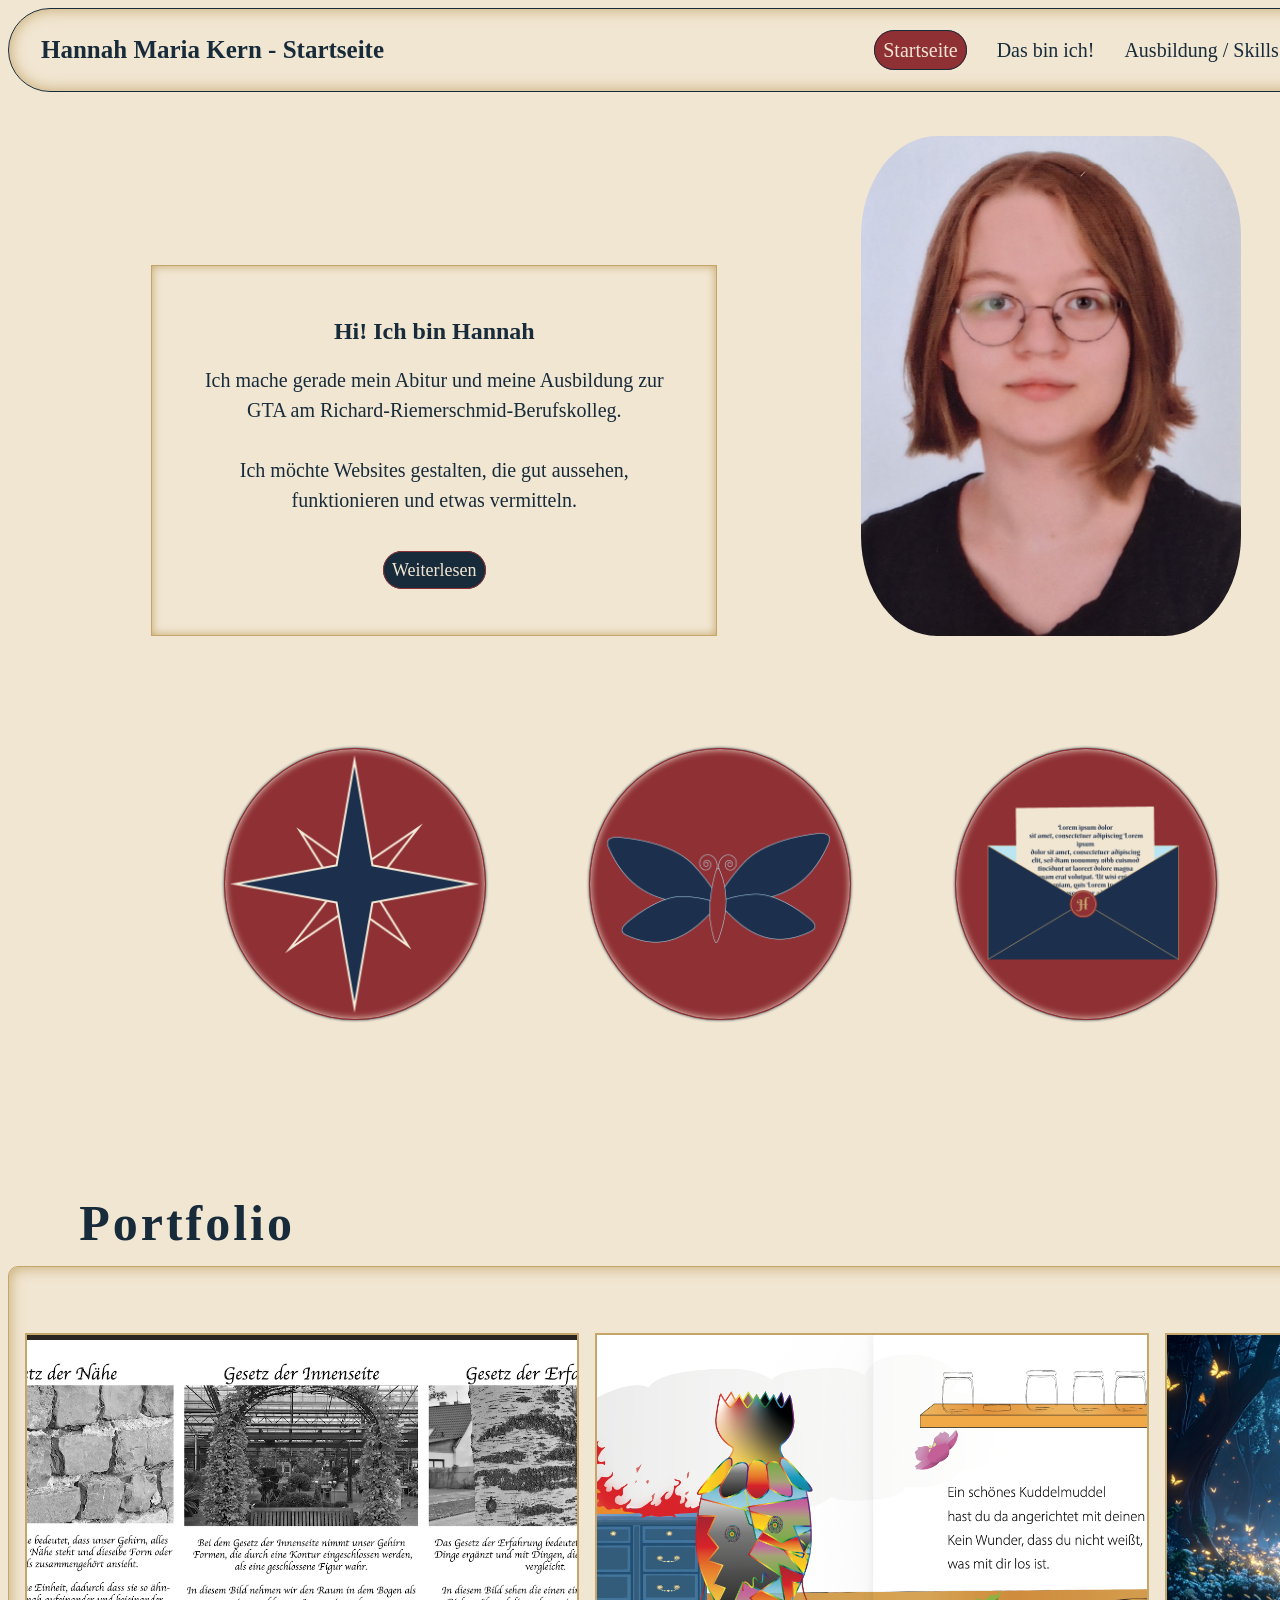
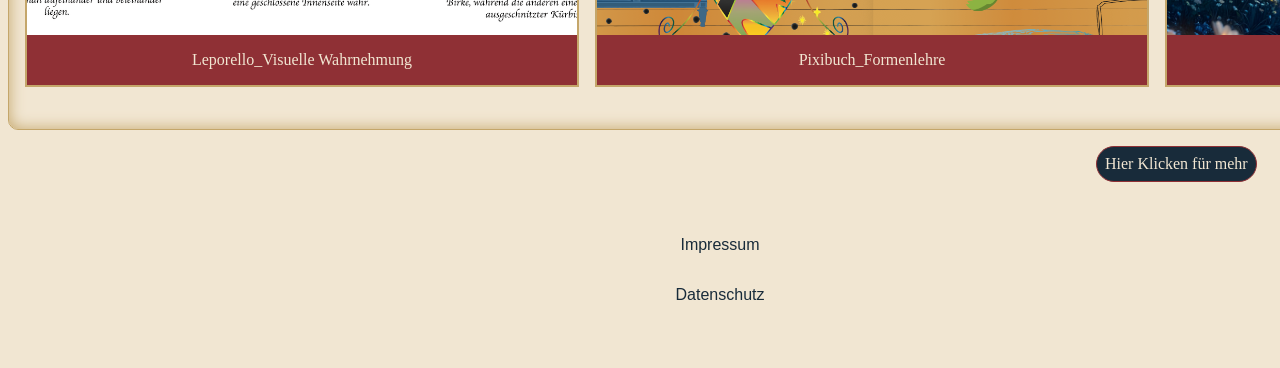
<file: index.html>
<!DOCTYPE html>
<html lang="de">

<head>
    <meta charset="utf-8">
    <meta name="viewport" content="width=device-width, initial-scale=1.0">
    <title>Hannah Kern - Portfolio</title>
    <link href="style.css" rel="stylesheet">
</head>

<body>
    <nav>
        <h1>Hannah Maria Kern - Startseite</h1>
        <ul>
            <li aria-current="page"><a href="index.html">Startseite</a></li>
            <li><a href="ich.html">Das bin ich!</a></li>
            <li><a href="ausbildung.html">Ausbildung / Skills</a></li>
            <li><a href="portfolio.html">Meine Arbeit</a></li>

        </ul>
    </nav>

    <header>
        <section class="profile-cover">
            <div class="profile-text">
                <h2>Hi! Ich bin Hannah</h2>
                <p class="beschreibung"> Ich mache gerade mein Abitur und meine Ausbildung zur GTA am
                    Richard-Riemerschmid-Berufskolleg.
                    <br><br>
                    Ich möchte Websites gestalten, die gut aussehen, funktionieren und etwas vermitteln.
                </p>
                <p class="mehr-info-link"><a href="ich.html">Weiterlesen</a></p>
            </div>
            <img src="profilbild.jpeg" alt="Profil Bild" height="500" width="380">
        </section>

        <div class="skill-box">
            <article class="skill-karte-front"><img src="Unbenannt-2.png" alt="1">
                <div class="skill-back">
                    <a href="ausbildung.html">
                        <h3>Ausbildung</h3>

                        <p>Meine bisherige<br> Schullaufbahn</p>
                    </a>
                </div>

            </article>
            <article class="skill-karte-front"><img src="Unbenannt-1.png" alt="1">
                <div class="skill-back">
                    <a href="portfolio.html">
                        <h3>Portfolio</h3>
                        <p>Lernsituationen <br>und<br> Private Projekte</p>
                    </a>
                </div>
            </article>
            <article class="skill-karte-front"><img src="Unbenannt-3.png" alt="1">
                <div class="skill-back">
                    <a href="kontakt.html">
                        <h3>Kontakt</h3>
                        <p>Impressum</p>
                    </a>
                </div>
            </article>
        </div>

    </header>

    <main>
        <h2 class="main-title">Portfolio</h2>
        <section class="main-part">

            <!--Bilder-->
            <div class="portfolio-bild">
                <figure class="portfolio-bild-1">
                    <img src="test.png" alt="Bild 1 von meinem Portfolio" loading="lazy">
                    <figcaption class="portfolio-titel"><a href="portfolio.html">Leporello_Visuelle Wahrnehmung</a>
                    </figcaption>
                </figure>
                <figure class="portfolio-bild-2">
                    <img src="pixiebuch.png" alt="Bild 2 von meinem Portfolio" loading="lazy">
                    <figcaption class="portfolio-titel"><a href="portfolio.html">Pixibuch_Formenlehre</a></figcaption>
                </figure>
                <figure class="portfolio-bild-3">
                    <img src="Firefly_Moonpetal Forest.jpg" alt="Bild 3 von meinem Portfolio" loading="lazy">
                    <figcaption class="portfolio-titel"><a href="portfolio.html">Firefly_Projekte</a></figcaption>
                </figure>
                <figure class="portfolio-bild-3">
                    <img src="pixel_geist_2.png" alt="Bild 4 von meinem Portfolio" loading="lazy">
                    <figcaption class="portfolio-titel"><a href="portfolio.html">Pixel_art_projekte</a></figcaption>
                </figure>
            </div>
            <!--Body Links für klicke mehr-->

        </section>
        <p class="mehr-info-link-main"><a href="portfolio.html">Hier Klicken für mehr</a></p>

    </main>

    <footer>
        <p><a href="kontakt.html">Impressum</a></p>
        <p><a href="datenschutz.html">Datenschutz</a></p>
    </footer>

</body>

</html>
</file>
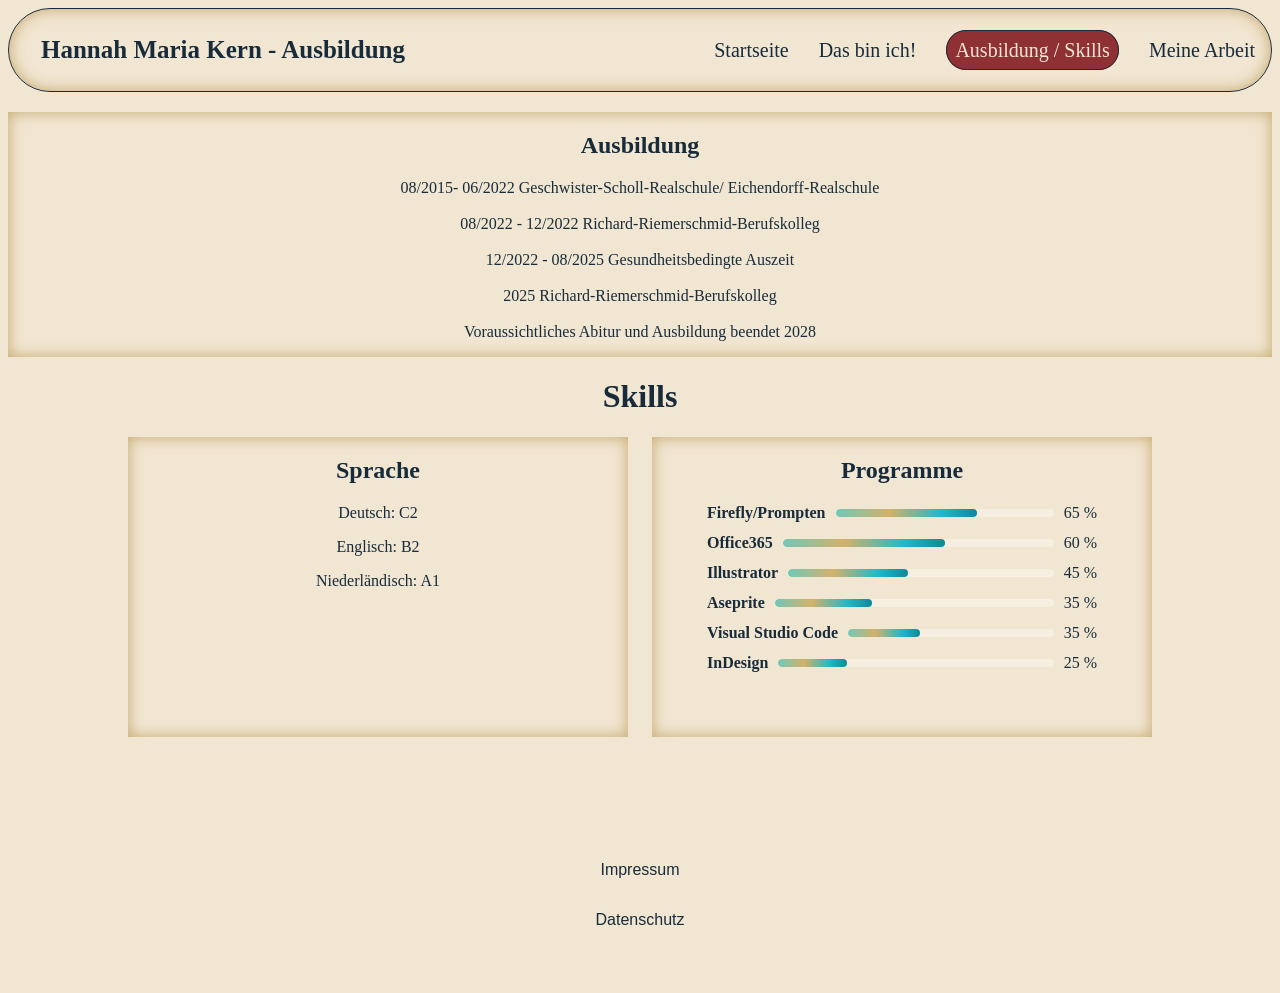
<file: ausbildung.html>
<!DOCTYPE html>
<html lang="de">

<head>
    <meta charset="utf-8">
    <meta name="viewport" content="width=device-width, initial-scale=1.0">
    <title>Hannah Kern - Portfolio</title>
    <link href="style-ausbildung.css" rel="stylesheet">
</head>

<body>
    <nav>
        <h1>Hannah Maria Kern - Ausbildung</h1>
        <ul>
            <li><a href="index.html">Startseite</a></li>
            <li><a href="ich.html">Das bin ich!</a></li>
            <li aria-current="page"><a href="ausbildung.html">Ausbildung / Skills</a></li>
            <li><a href="portfolio.html">Meine Arbeit</a></li>

        </ul>
    </nav>

    <main>
        <section class="oben">
            <div class="ausbildung">
                <h1>Ausbildung</h1>
                <p>08/2015- 06/2022 Geschwister-Scholl-Realschule/ Eichendorff-Realschule<br><br>
                    08/2022 - 12/2022 Richard-Riemerschmid-Berufskolleg<br><br>
                    12/2022 - 08/2025 Gesundheitsbedingte Auszeit<br><br>
                    2025 Richard-Riemerschmid-Berufskolleg<br><br>
                    Voraussichtliches Abitur und Ausbildung beendet 2028</p>
            </div>

        </section>


        <div class="skills-headline">
            <h1>Skills</h1>
        </div>
        <div class="skills">

            <div class="sprache">
                <h2>Sprache</h2>
                <p>Deutsch: C2</p>
                <p>Englisch: B2</p>
                <p>Niederländisch: A1</p>
            </div>

            <div class="programe">
                <h2>Programme</h2>

                <div class="progress-row"><span><strong>Firefly/Prompten </strong></span>
                    <div class="progress-bar">
                        <div class="progress-fill-firefly"></div>
                    </div><span>65 %</span>
                </div>
                <div class="progress-row"><span><strong>Office365</strong></span>
                    <div class="progress-bar">
                        <div class="progress-fill-office"></div>
                    </div><span>60 %</span>
                </div>

                <div class="progress-row"><span><strong>Illustrator </strong></span>
                    <div class="progress-bar">
                        <div class="progress-fill-illustrator"></div>
                    </div><span>45 %</span>
                </div>


                <div class="progress-row"><span><strong>Aseprite </strong></span>
                    <div class="progress-bar">
                        <div class="progress-fill-asperite"></div>
                    </div><span>35 %</span>
                </div>

                <div class="progress-row"><span><strong>Visual Studio Code </strong></span>
                    <div class="progress-bar">
                        <div class="progress-fill-vsc"></div>
                    </div><span>35 %</span>
                </div>
                <div class="progress-row"><span><strong>InDesign </strong></span>
                    <div class="progress-bar">
                        <div class="progress-fill-inDesign"></div>
                    </div><span>25 %</span>
                </div>
            </div>
        </div>

    </main>

    <footer>
        <p><a href="kontakt.html">Impressum</a></p>
        <p><a href="datenschutz.html">Datenschutz</a></p>
    </footer>

</body>

</html>
</file>
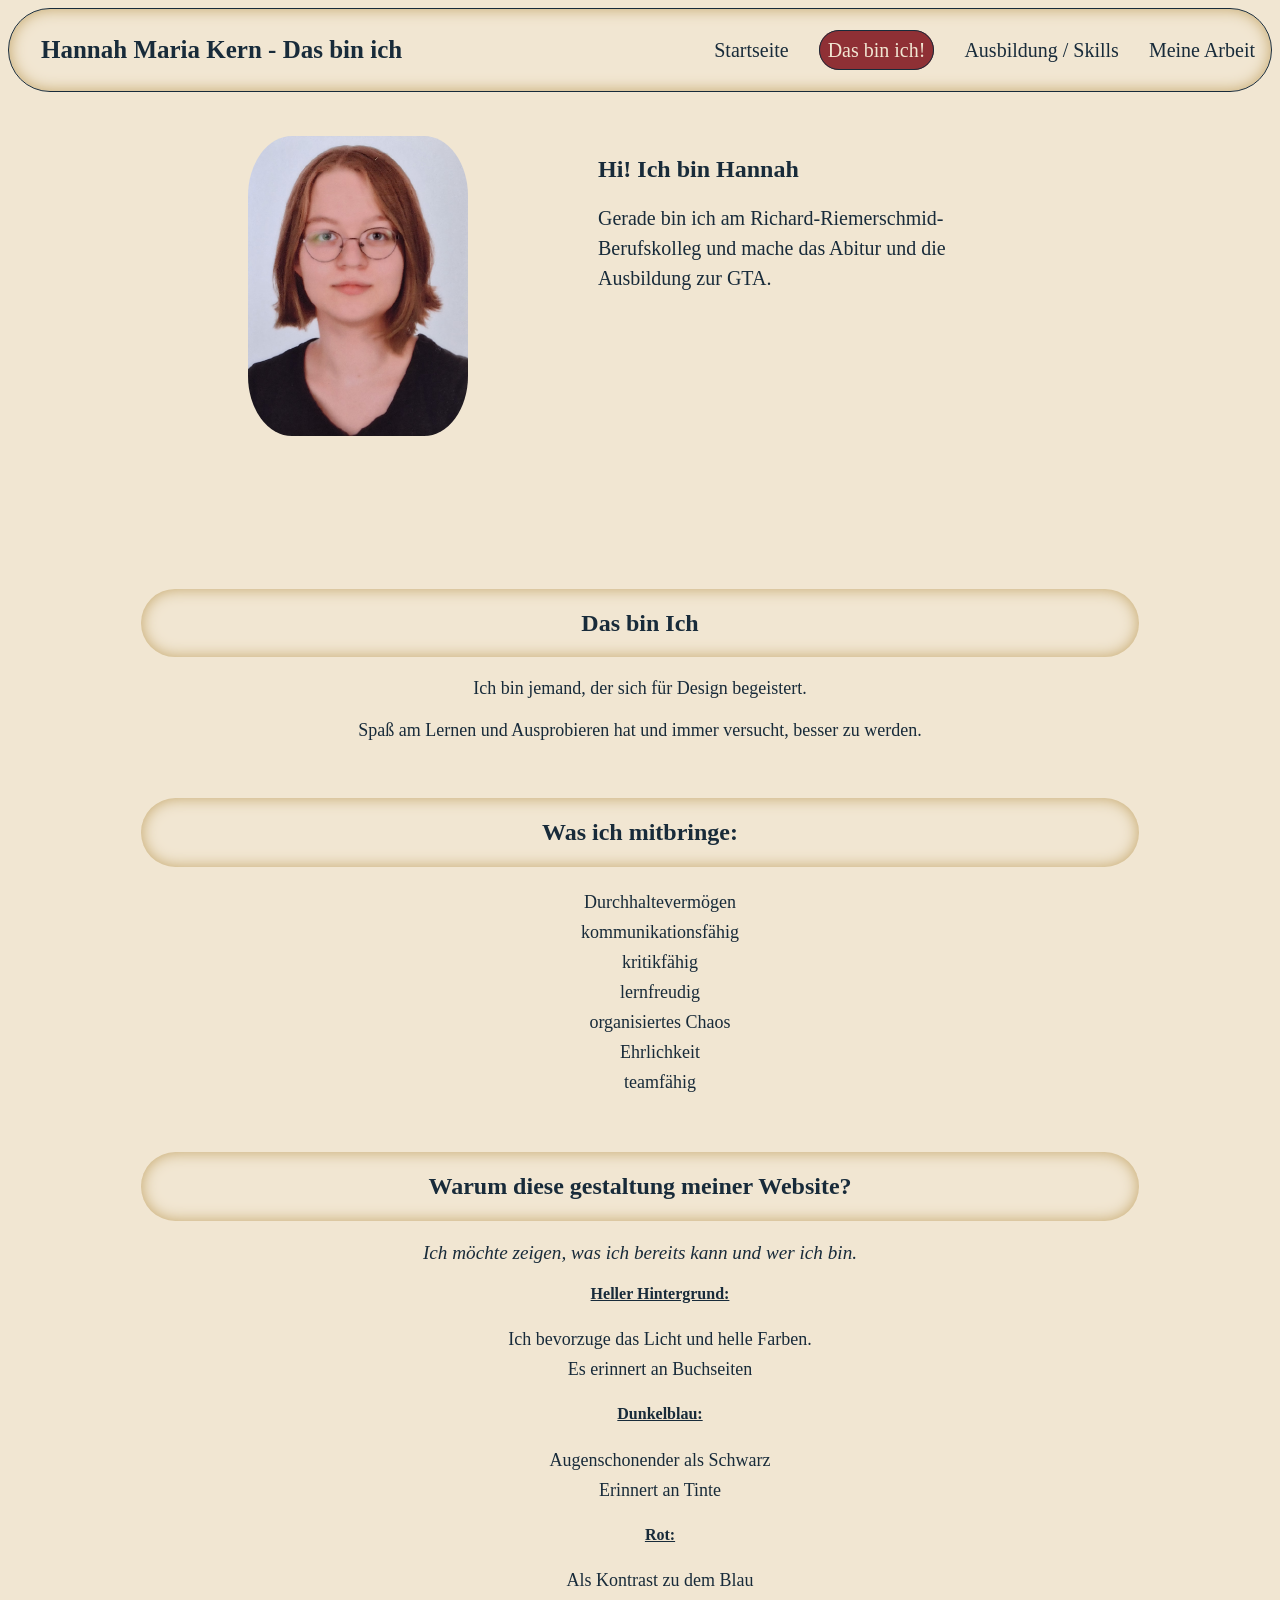
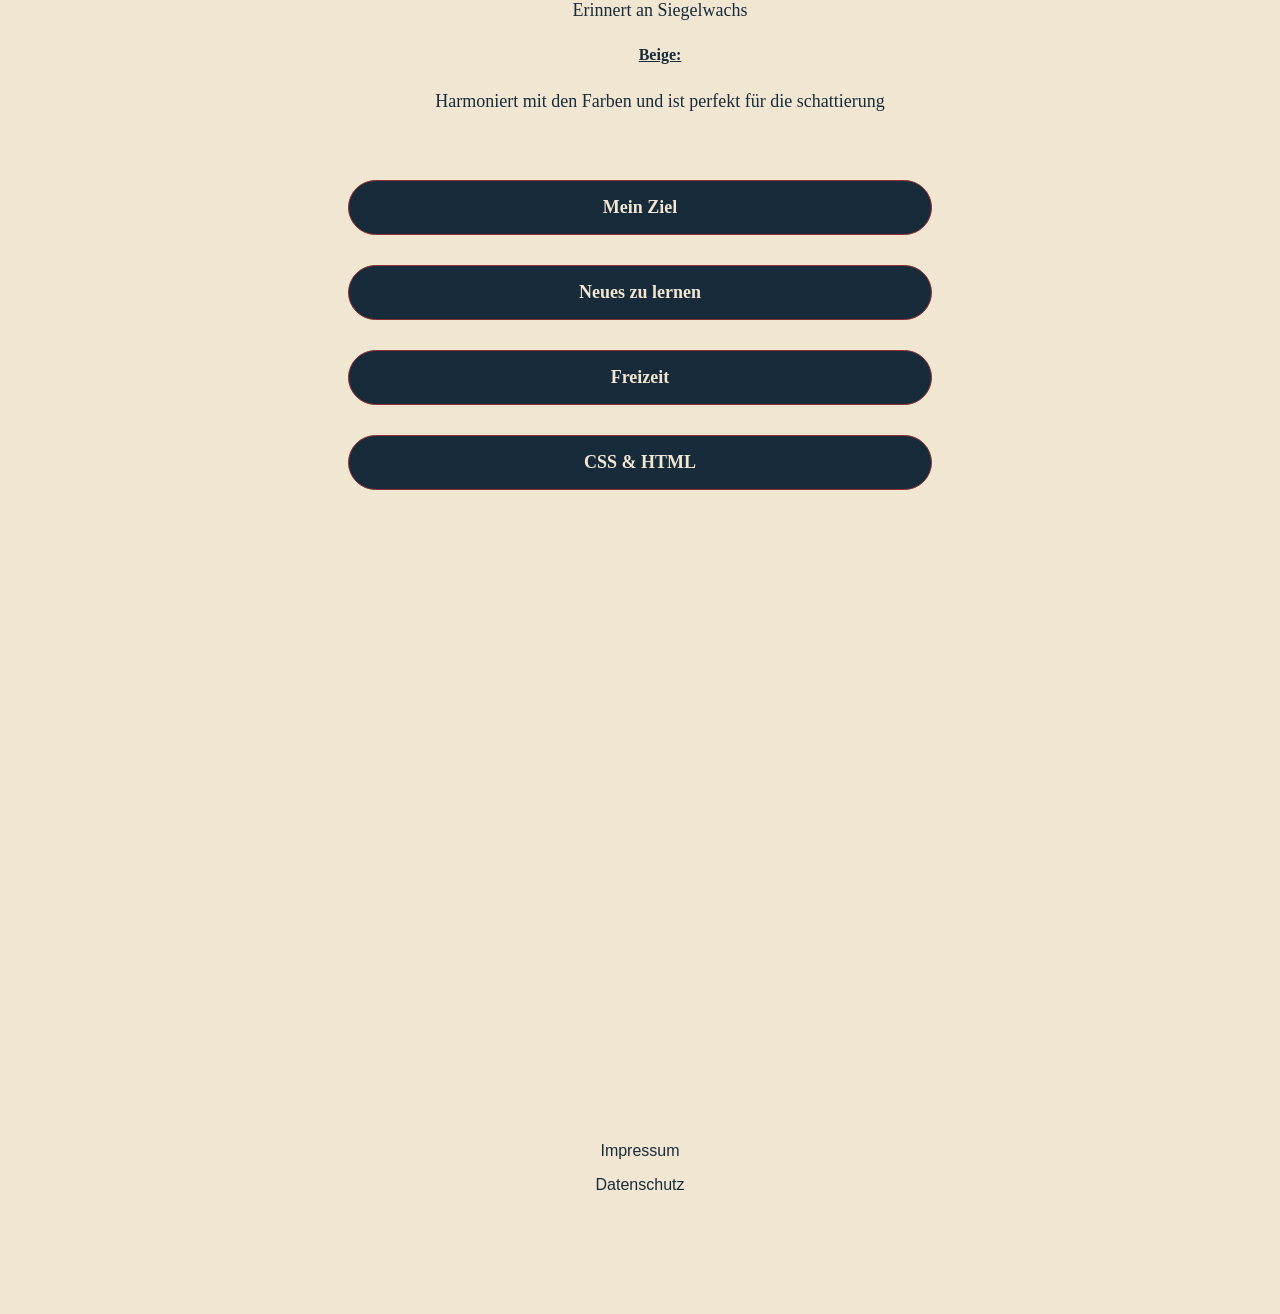
<file: ich.html>
<!DOCTYPE html>
<html lang="de">

<head>
    <meta charset="utf-8">
    <meta name="viewport" content="width=device-width, initial-scale=1.0">
    <title>Hannah Kern - Portfolio</title>
    <link href="style-ich.css" rel="stylesheet">
</head>

<body>
    <nav>
        <h1>Hannah Maria Kern - Das bin ich</h1>
        <ul>
            <li><a href="index.html">Startseite</a></li>
            <li aria-current="page"><a href="ich.html">Das bin ich!</a></li>
            <li><a href="ausbildung.html">Ausbildung / Skills</a></li>
            <li><a href="portfolio.html">Meine Arbeit</a></li>

        </ul>
    </nav>

    <header>
        <div class="titel">

        </div>
        <section class="profile-cover">
            <img src="profilbild.jpeg" alt="Profil Bild" height="300" width="220">
            <div class="profile-text">
                <h2>Hi! Ich bin Hannah</h2>
                <p class="beschreibung">Gerade bin ich am Richard-Riemerschmid-Berufskolleg und mache das Abitur und die
                    Ausbildung zur
                    GTA.
                </p>
            </div>
        </section>
    </header>

    <main>
        <section class="info">
            <section class="info_2">

                <h2>Das bin Ich</h2>
                <section class="text">

                    <p> Ich bin jemand, der sich für Design begeistert.<br> <br>
                        Spaß am Lernen und Ausprobieren hat und immer
                        versucht, besser zu werden.</p>

                </section>
                <br>
                <section>
                    <h2>Was ich mitbringe:</h2>
                    <ul class="list_1">
                        <li>Durchhaltevermögen</li>
                        <li>kommunikationsfähig</li>
                        <li>kritikfähig</li>
                        <li>lernfreudig</li>
                        <li>organisiertes Chaos</li>
                        <li>Ehrlichkeit</li>
                        <li>teamfähig</li>
                    </ul>
                </section>
                <br>
                <section class="text_3">
                    <h2>Warum diese gestaltung meiner Website?</h2>
                    <p> <em>Ich möchte zeigen, was ich bereits kann und wer ich bin.</em></p>
                    <ul class="list_1">
                        <h4>Heller Hintergrund:</h4>
                        <li>Ich bevorzuge das Licht und helle Farben. </li>
                        <li>Es erinnert an Buchseiten</li>


                        <h4> Dunkelblau:</h4>
                        <li>Augenschonender als Schwarz</li>
                        <li>Erinnert an Tinte</li>


                        <h4> Rot:</h4>
                        <li>Als Kontrast zu dem Blau</li>
                        <li>Erinnert an Siegelwachs</li>


                        <h4> Beige:</h4>


                        <li>Harmoniert mit den Farben und ist perfekt für die schattierung</li>



                    </ul>
                </section>
            </section>
            <section class="klapp_boxen">
                <details class="goal">
                    <summary>Mein Ziel</summary>
                    <p>
                        Ich möchte in der Zukunft Websites und Designs gestalten die nicht nur ästhetisch schön sind,
                        sondern auch Spaß machen und eine Botschaft vermitteln.
                    </p>
                </details>

                <details class="neues-lernen">
                    <summary>Neues zu lernen</summary>
                    <p>
                        Ich bin neugierig, lerne gerne von anderen und sehe Fehler als Chance, besser zu werden.

                    </p>
                </details>

                <details class="hobby">
                    <summary>Freizeit</summary>
                    <p>
                        Ich liebe es, zu lesen, eigene Charaktere und Welten zu erschaffen und verschiedene kreative
                        Dinge wie Häkeln oder das Gestalten von Tonfiguren auszuprobieren.
                    </p>
                </details>

                <details class="wieso">
                    <summary>CSS & HTML</summary>
                    <p>
                        Aus Neugier auf mein neues Schulfach Webdesign habe ich in den Sommerferien angefangen, in HTML
                        und CSS hineinzuschnuppern. <br>
                        Was zunächst nur ein Ausprobieren war, entwickelte sich schnell zu
                        einer echten Begeisterung für Gestaltung und Programmierung.
                    </p>
                </details>
            </section>
        </section>
    </main>

    <footer>
        <p><a href="kontakt.html">Impressum</a></p>
        <p><a href="datenschutz.html">Datenschutz</a></p>
    </footer>

</body>

</html>
</file>
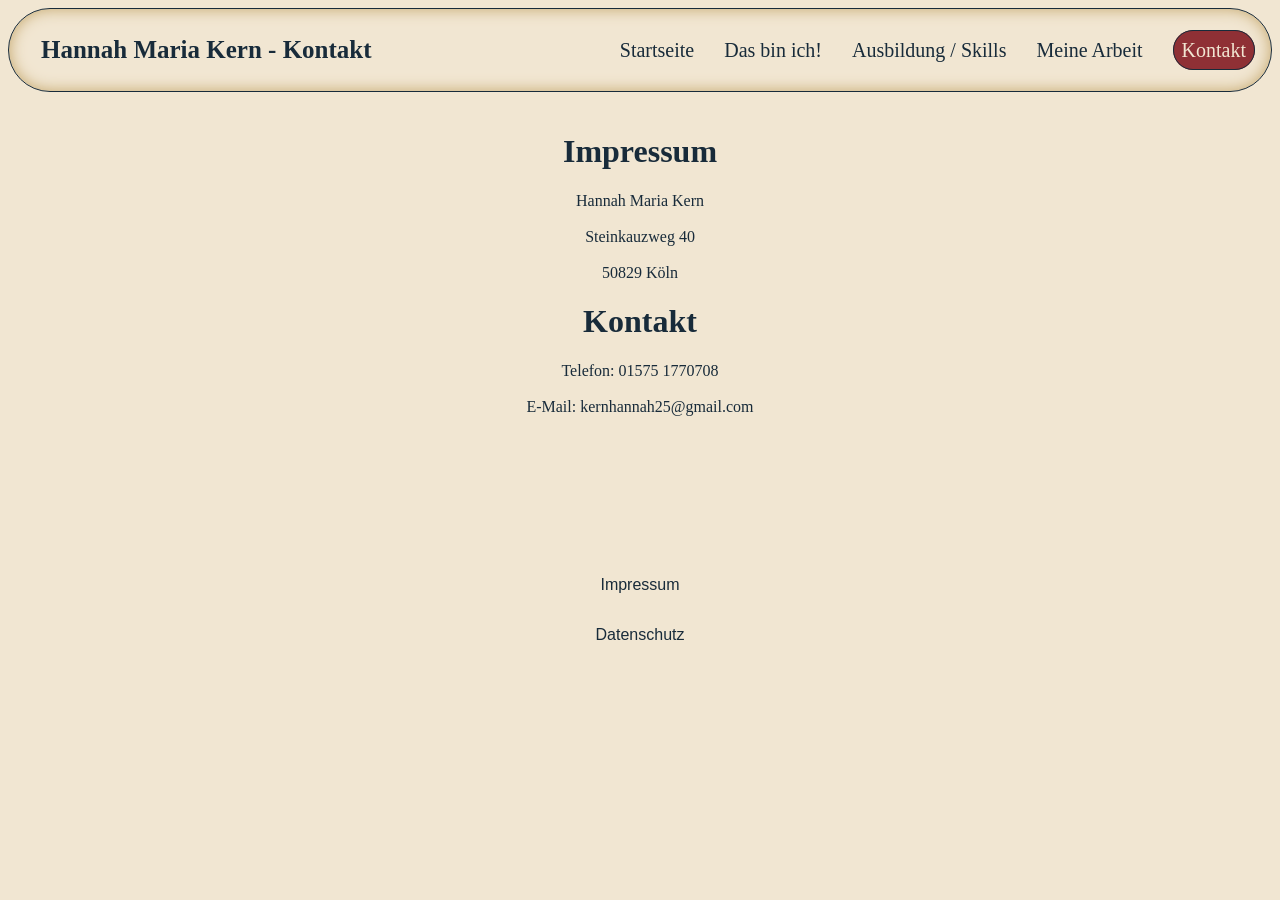
<file: kontakt.html>
<!DOCTYPE html>
<html lang="de">

<head>
    <meta charset="utf-8">
    <meta name="viewport" content="width=device-width, initial-scale=1.0">
    <title>Hannah Kern - Portfolio</title>
    <link href="style-kontakt.css" rel="stylesheet">
</head>

<body>
    <nav>
        <h1>Hannah Maria Kern - Kontakt</h1>
        <ul>
            <li><a href="index.html">Startseite</a></li>
            <li><a href="ich.html">Das bin ich!</a></li>
            <li><a href="ausbildung.html">Ausbildung / Skills</a></li>
            <li><a href="portfolio.html">Meine Arbeit</a></li>
            <li aria-current="page"><a href="kontakt.html">Kontakt</a></li>
        </ul>
    </nav>


    <main>
        <h1>Impressum</h1>

        <p>Hannah Maria Kern<br><br>
            Steinkauzweg 40<br><br>
            50829 Köln<br>

        <p>
        <h1>Kontakt</h1>
        Telefon: 01575 1770708<br><br>
        E-Mail: kernhannah25@gmail.com</p>
        <br><br>

    </main>

    <footer>

        <p><a href="kontakt.html">Impressum</a></p>
        <p><a href="datenschutz.html">Datenschutz</a></p>
    </footer>

</body>

</html>
</file>
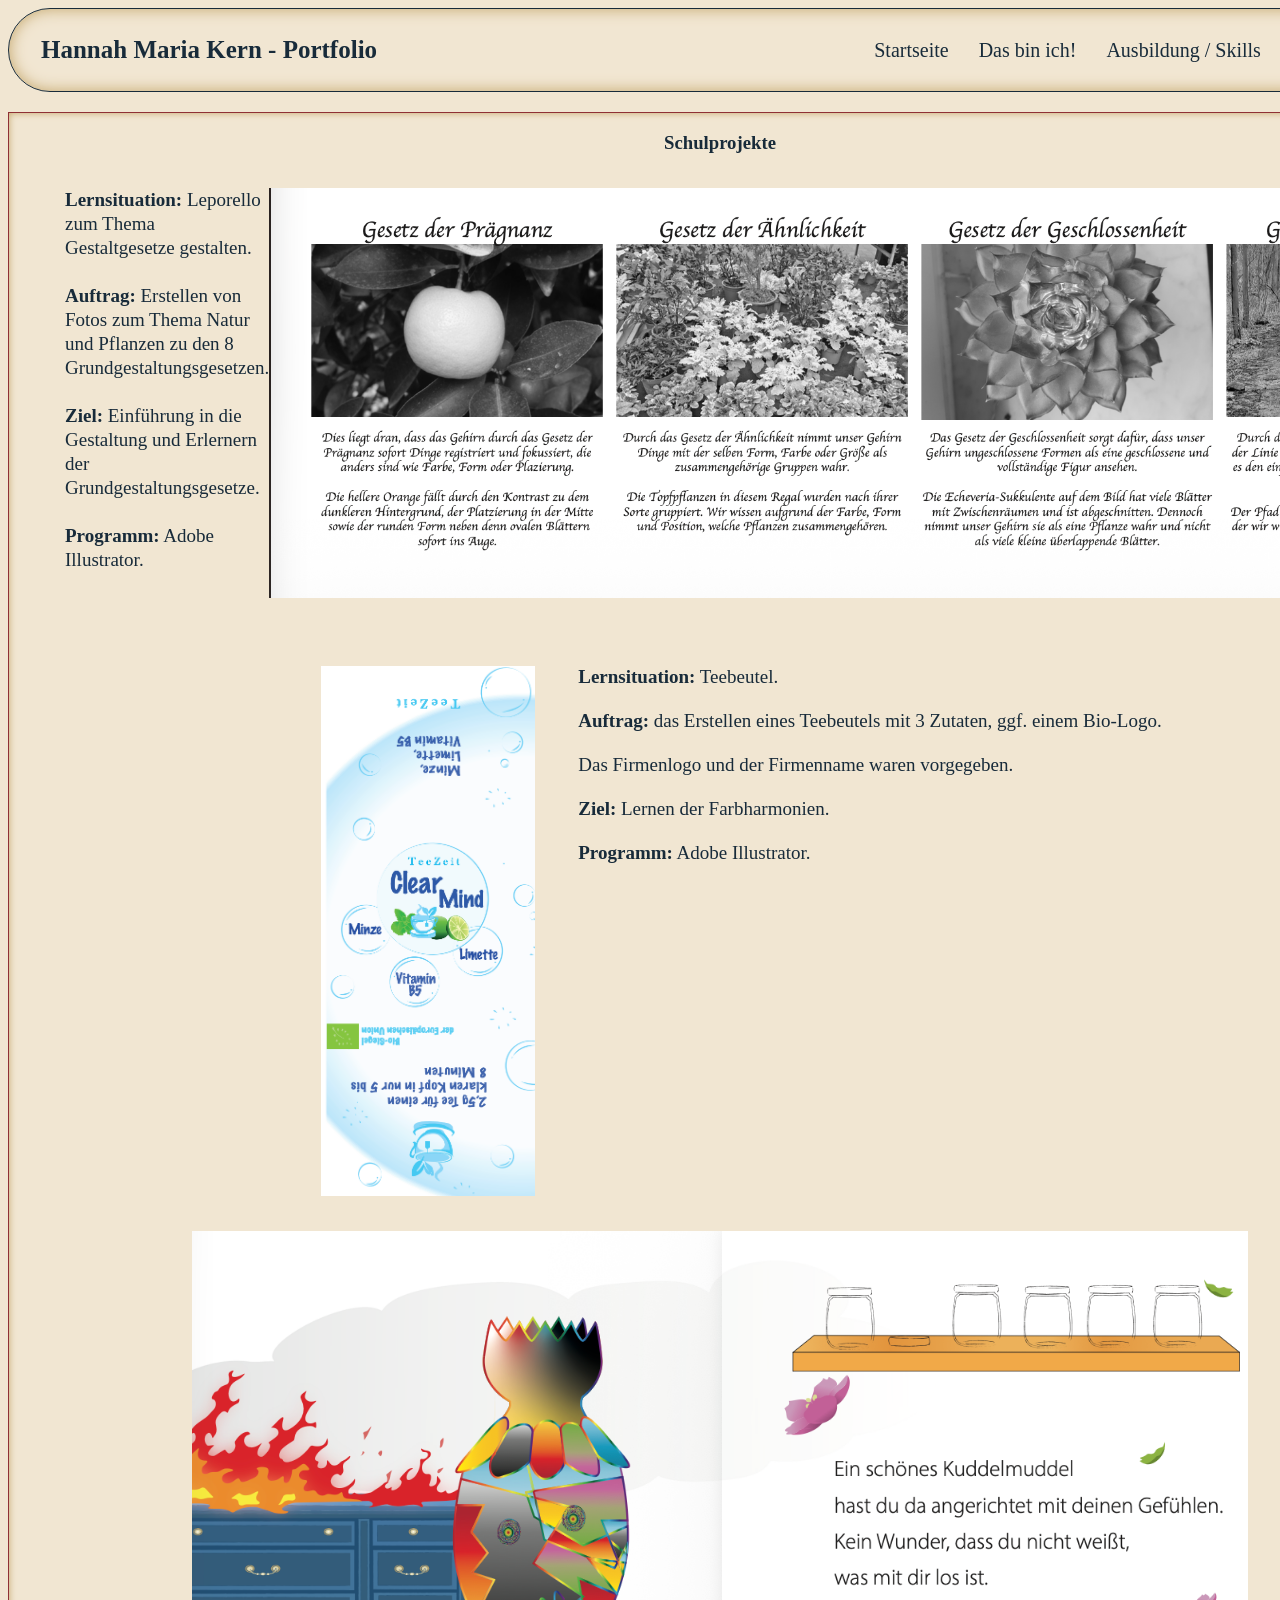
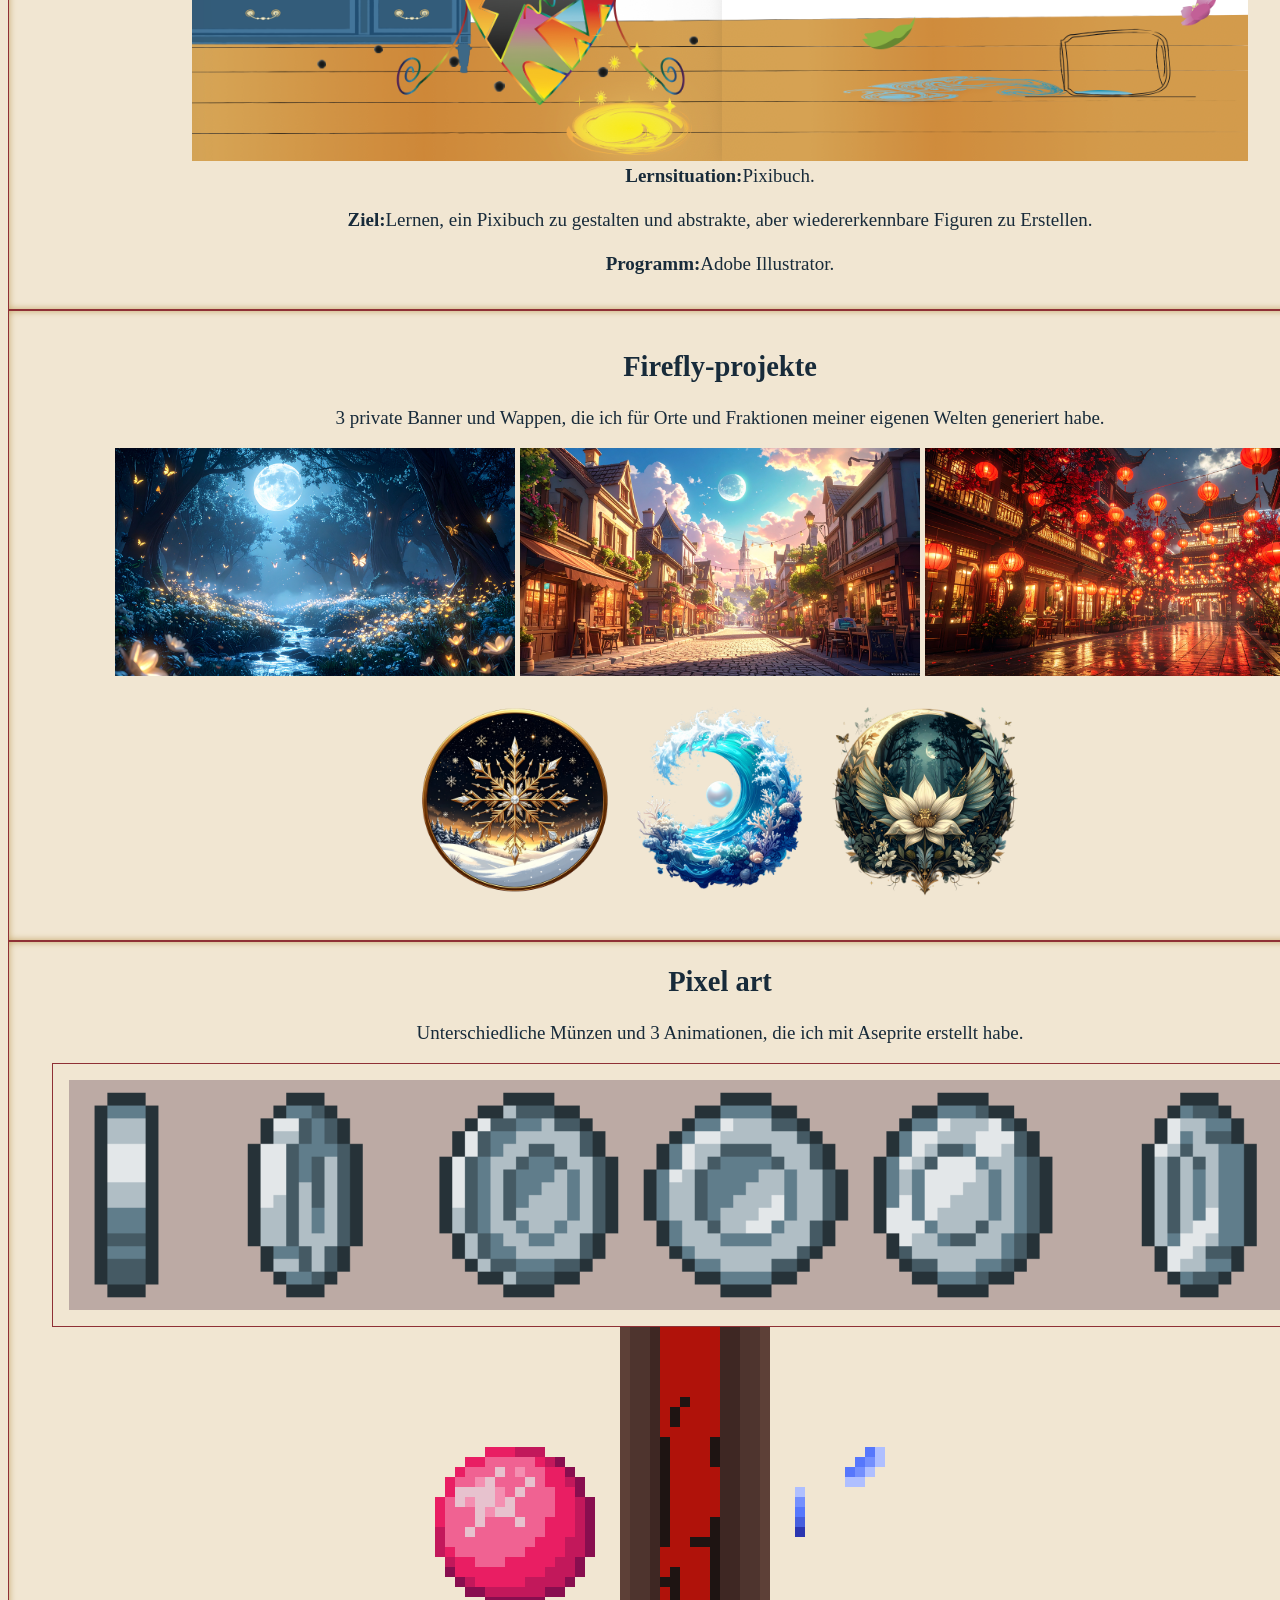
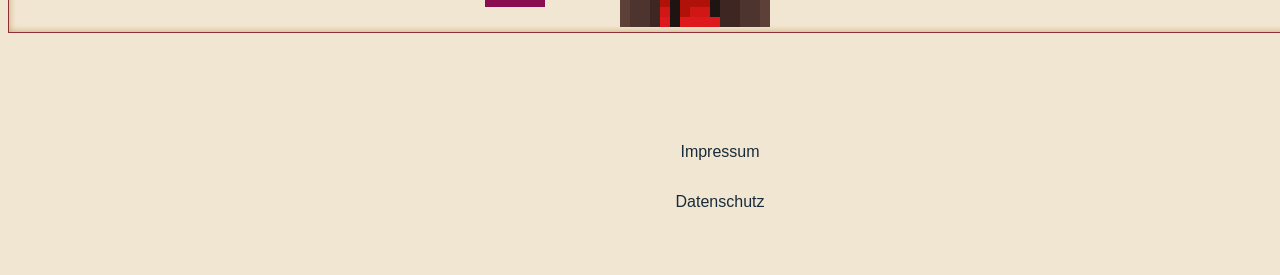
<file: portfolio.html>
<!DOCTYPE html>
<html lang="de">

<head>
    <meta charset="utf-8">
    <meta name="viewport" content="width=device-width, initial-scale=1.0">
    <title>Hannah Kern - Portfolio</title>
    <link href="style-portfolio.css" rel="stylesheet">
</head>

<body>
    <nav>
        <h1>Hannah Maria Kern - Portfolio</h1>
        <ul>
            <li><a href="index.html">Startseite</a></li>
            <li><a href="ich.html">Das bin ich!</a></li>
            <li><a href="ausbildung.html">Ausbildung / Skills</a></li>
            <li aria-current="page"><a href="portfolio.html">Meine Arbeit</a></li>

        </ul>
    </nav>



    <main>
        <section class="main-box">
            <section class="schulprojekte">
                <h1>Schulprojekte</h1>

                <figure class="leperello">
                    <figcaption><b>Lernsituation:</b> Leporello zum Thema Gestaltgesetze gestalten.<br><br>
                        <b>Auftrag:</b> Erstellen von Fotos zum Thema Natur und Pflanzen zu den 8
                        Grundgestaltungsgesetzen.<br><br>
                        <b>Ziel:</b> Einführung in die Gestaltung und Erlernern der Grundgestaltungsgesetze.<br><br>
                        <b>Programm:</b> Adobe Illustrator.
                    </figcaption>
                    <img src="leperello-1.png">
                    <img src="leperello-2.png">
                </figure>




                <figure class="tee_pixie">
                    <div class="teebeutel">
                        <img src="Teebeutel.png">
                        <figcaption><b>Lernsituation:</b> Teebeutel.<br><br>
                            <b>Auftrag:</b> das Erstellen eines Teebeutels mit 3 Zutaten, ggf. einem Bio-Logo.<br><br>
                            Das Firmenlogo und der Firmenname waren vorgegeben.<br><br>
                            <b>Ziel:</b> Lernen der Farbharmonien.<br><br>
                            <b> Programm:</b> Adobe Illustrator.
                        </figcaption>
                </figure>


                <figure class="pixiebuch">

                    <img src="pixiebuch.png">

                    <figcaption><b>Lernsituation:</b>Pixibuch.<br><br>
                        <b>Ziel:</b>Lernen, ein Pixibuch zu gestalten und abstrakte, aber wiedererkennbare Figuren zu
                        Erstellen.<br><br>
                        <b>Programm:</b>Adobe Illustrator.
                    </figcaption><br>
                </figure>
                </div>
            </section>
        </section>
        <section class="firefly">
            <h1>Firefly-projekte</h1>
            <p>3 private Banner und Wappen, die ich für Orte und Fraktionen meiner eigenen Welten generiert habe.</p>
            <figure class="banner">
                <img src="Firefly_Moonpetal Forest.jpg">
                <img src="Firefly_Moontown.jpg">
                <img src="Firefly__The Red Lantern District, grand.jpg">
            </figure>
            <figure class="crests">
                <img src="Firefly (1).png">
                <img src="Firefly (2).png">
                <img src="Firefly (4).png">
            </figure>
        </section>

        <section class="pixel">
            <h1>Pixel art</h1>
            <p>Unterschiedliche Münzen und 3 Animationen, die ich mit Aseprite erstellt habe.</p>
            <div class="pixel_bilder">
                <img src="pixel_coin_1.png">
                <img src="pixel_coin_3.png">
                <img src="pixel_coin_lang.png">
                <img src="pixel_geist_2.png">
                <img src="pixel_mond.png">
            </div>


            <div class="pixel_gif">
                <img src="Kugel-zerspringen.gif">
                <img src="Wasserfall.gif">
                <img src="Kugel-Farbwechesel.gif">

            </div>
        </section>
    </main>

    <footer>
        <p><a href="kontakt.html">Impressum</a></p>
        <p><a href="datenschutz.html">Datenschutz</a></p>
    </footer>

</body>

</html>
</file>
<file: style.css>
:root {
    /* Farben */
    --color-bg: #F1E6D2;
    --color-secondary-bg: #B9E6F2;
    --color-surface: #3FB6C6;
    --color-primary: #8F3035;
    --color-accent: #C4A66A;
    --color-accent-dark: #d6a74b;
    --color-text: #182B3A;

}

body {
    background: var(--color-bg);

    color: var(--color-text);
    font-family: Georgia, 'Times New Roman', Times, serif;
    display: grid;
    grid-template-columns: 1fr;
    grid-template-areas:
        "navigation"
        "cover-page"
        "porfolio"
        " kontakt-info";

    gap: 20px;
}

nav {
    grid-area: navigation;
    display: flex;
    align-items: center;
    padding: 0;
    margin: 0;
    max-height: 50px;
    background-color: var(--color-bg);
    box-shadow: inset 0 0 15px var(--color-accent);
    padding: 1rem;
    border-radius: 60px;
    border: 1px solid var(--color-text);

    position: sticky;
    top: 0;
    z-index: 999;
}

nav h1 {
    font-size: 25px;
    color: var(--color-text);
    cursor: default;
    padding: 1rem;
}



nav ul {
    display: flex;
    list-style: none;
    width: auto;
    margin-left: auto;
    gap: 30px;

}

nav a {
    text-decoration: none;
    color: var(--color-text);
    font-size: 20px;
    transition: 0.3s;

}

nav [aria-current] a {
    background: var(--color-primary);
    color: var(--color-bg);
    border: 1px solid var(--color-text);

    border-radius: 60px;

    padding: 0.5rem;

}

nav a:hover {
    background: var(--color-text);
    color: var(--color-bg);
    border: 1px solid var(--color-primary);
    border-radius: 60px;
    padding: 0.5rem;
}

.profile-cover {
    grid-area: cover-page;
    justify-content: space-evenly;
    display: flex;
    align-items: flex-end;

}

.profile-text {
    padding: 2rem;
    border: 1px solid var(--color-accent);
    box-shadow: inset 0 0 10px var(--color-accent);
    max-width: 500px;
    height: 305px;
    cursor: default;
    overflow: hidden;
    text-align: center;

}

.beschreibung {

    height: 175px;
    width: 500px;
    overflow: hidden;
    font-size: 20px;
    line-height: 30px;

}

.mehr-info-link a {
    text-decoration: none;
    color: var(--color-bg);
    font-size: 18px;
    background-color: var(--color-text);
    border: 1px solid var(--color-primary);
    border-radius: 60px;

    padding: 0.5rem;
    text-align: center;
    max-width: 120px;


    transition: 0.3s;
}

.mehr-info-link a:hover {
    background-color: var(--color-bg);
    border: 1px solid var(--color-primary);
    box-shadow: inset 0 0 7px var(--color-accent);
    color: var(--color-text);
}

.profile-cover img {
    margin-right: 3rem;
    border-radius: 20%;
    margin-top: 1.5rem;


}

.skill-box {

    display: flex;
    flex-direction: row;
    margin: 7rem;
    font-size: 20px;
    line-height: 30px;
    transition: 0.8s;
    cursor: default;
    justify-content: space-evenly;
    transition: 2.5s;
}

.skill-box a {
    text-decoration: none;
    color: var(--color-bg);
    transition: 2.5s;
}


.skill-karte-front {
    border: 1px solid var(--color-primary);
    box-shadow: 0 0 3px var(--color-text),
        inset 0 0 7px var(--color-bg);
    background-color: var(--color-primary);
    border-radius: 50%;
    height: 270px;
    width: 260px;
    transition: 0.5s;


}

.skill-karte-front:hover {
    overflow: hidden;
    text-align: center;

    border: 1px solid var(--color-text);
    transform: translateY(-6px) scale(1.04);
}

.skill-karte-front img {
    width: 100%;
    height: 100%;
    object-fit: cover;
    display: block;

}

.skill-karte-front:hover img {
    display: none;

}

.skill-back {

    display: none;
    margin-top: 20%;
    width: 100%;
    height: 100%;

}




.skill-karte-front:hover .skill-back {
    display: block;


}

.main-title {

    color: var(--color-text);
    font-size: 50px;
    letter-spacing: 3px;
    margin-left: 5%;
    margin-bottom: 1%;
    position: relative;
    cursor: default;
}

.main-part {
    grid-area: porfolio;
    border: 1px solid var(--color-accent);

    box-shadow: inset 0 0 15px var(--color-accent);
    border-radius: 10px;
    height: 430px;
    width: 1390px;

    padding: 1rem;
    overflow-y: hidden;
    overflow-x: auto;


}



.portfolio-bild {
    display: flex;
    gap: 1rem;
    width: max-content;

}

.portfolio-bild figure {
    margin: 0;
    margin-top: 50px;
    flex-shrink: 0;
    position: relative;
}

.portfolio-bild figcaption {
    text-align: center;
    background: var(--color-primary);
    width: 550px;
    height: 50px;
    position: absolute;
    left: 2px;
    bottom: 6px;
    transition: 0.2s;

}

.portfolio-bild figcaption a {
    text-decoration: none;
    color: var(--color-bg);
    position: relative;
    top: 16px;
    width: 550px;
    height: 50px;

}

.portfolio-bild figcaption:hover {
    width: 550px;
    height: 60px;

}

.main-part img {
    border: 2px solid var(--color-accent);
    height: 350px;
    width: 550px;
    object-fit: cover;
    object-position: center;

}



.mehr-info-link-main a {

    position: absolute;
    text-decoration: none;
    color: var(--color-bg);
    font-size: 16px;

    background-color: var(--color-text);
    border: 1px solid var(--color-primary);
    border-radius: 60px;

    padding: 0.5rem;
    text-align: center;
    max-width: 150px;

    margin-left: 85%;


    transition: 0.3s;

}

.mehr-info-link-main a:hover {
    background-color: var(--color-bg);
    border: 1px solid var(--color-primary);
    box-shadow: inset 0 0 7px var(--color-accent);
    color: var(--color-text);
}

footer {
    grid-area: kontakt-info;
    display: flex;
    flex-direction: column;
    justify-content: center;
    text-align: center;
    font-family: Arial, Helvetica, sans-serif;
    font-size: 16px;

    color: var(--color-accent-dark);
    height: 180px;
    padding-top: 1%;
}

footer a {
    text-decoration: none;
    color: var(--color-text);
}
</file>
<file: style-ausbildung.css>
:root {
    /* Farben */
    --color-bg: #F1E6D2;
    --color-secondary-bg: #B9E6F2;
    --color-surface: #3FB6C6;
    --color-primary: #8F3035;
    --color-accent: #C4A66A;
    --color-accent-dark: #d6a74b;
    --color-text: #182B3A;

}

body {
    background: var(--color-bg);
    color: var(--color-text);

    display: grid;
    grid-template-columns: 1fr;
    grid-template-areas:
        "navigation"
        "cover-page"
        "porfolio"
        " kontakt-info";

    gap: 20px;
}

nav {
    grid-area: navigation;
    display: flex;
    align-items: center;
    padding: 0;
    margin: 0;
    max-height: 50px;
    background-color: var(--color-bg);
    box-shadow: inset 0 0 15px var(--color-accent);
    padding: 1rem;
    border-radius: 60px;
    border: 1px solid var(--color-text);

    position: sticky;
    top: 0;
    z-index: 999;
}

nav h1 {
    font-size: 25px;
    color: var(--color-text);
    cursor: default;
    padding: 1rem;
}



nav ul {
    display: flex;
    list-style: none;
    width: auto;
    margin-left: auto;
    gap: 30px;

}

nav a {
    text-decoration: none;
    color: var(--color-text);
    font-size: 20px;
    transition: 0.3s;

}

nav [aria-current] a {
    background: var(--color-primary);
    color: var(--color-bg);
    border: 1px solid var(--color-text);

    border-radius: 60px;

    padding: 0.5rem;

}

nav a:hover {
    background: var(--color-text);
    color: var(--color-bg);
    border: 1px solid var(--color-primary);
    border-radius: 60px;
    padding: 0.5rem;
}







.progress-row {
    display: flex;
    align-items: center;
    gap: 10px;
    margin-top: 12px;
    width: 100%;
    padding: 0 55px;
    box-sizing: border-box;

}

.progress-bar {
    flex: 1;
    height: 8px;
    background: rgba(255, 255, 255, .3);
    border-radius: 10px;
    overflow: hidden;
}


.progress-fill-office {
    width: 60%;
    height: 100%;
    background: linear-gradient(90deg, #70C8B8, #D4B16A, #20B8C8, #087080, #507050, #087080, #20B8C8, #D4B16A, #70C8B8);
    background-size: 300% 100%;
    border-radius: 10px;
    animation: progress-shimmer 10s linear infinite;
}

.progress-fill-illustrator {
    width: 45%;
    height: 100%;
    background: linear-gradient(90deg, #70C8B8, #D4B16A, #20B8C8, #087080, #507050, #087080, #20B8C8, #D4B16A, #70C8B8);
    background-size: 300% 100%;
    border-radius: 10px;
    animation: progress-shimmer 10s linear infinite;
}

.progress-fill-inDesign {
    width: 25%;
    height: 100%;
    background: linear-gradient(90deg, #70C8B8, #D4B16A, #20B8C8, #087080, #507050, #087080, #20B8C8, #D4B16A, #70C8B8);
    background-size: 300% 100%;
    border-radius: 10px;
    animation: progress-shimmer 10s linear infinite;
}

.progress-fill-asperite {
    width: 35%;
    height: 100%;
    background: linear-gradient(90deg, #70C8B8, #D4B16A, #20B8C8, #087080, #507050, #087080, #20B8C8, #D4B16A, #70C8B8);
    background-size: 300% 100%;
    border-radius: 10px;
    animation: progress-shimmer 10s linear infinite;
}

.progress-fill-vsc {
    width: 35%;
    height: 100%;
    background: linear-gradient(90deg, #70C8B8, #D4B16A, #20B8C8, #087080, #507050, #087080, #20B8C8, #D4B16A, #70C8B8);
    background-size: 300% 100%;
    border-radius: 10px;
    animation: progress-shimmer 10s linear infinite;
}

.progress-fill-firefly {
    width: 65%;
    height: 100%;
    background: linear-gradient(90deg, #70C8B8, #D4B16A, #20B8C8, #087080, #507050, #087080, #20B8C8, #D4B16A, #70C8B8);
    background-size: 300% 100%;
    border-radius: 10px;
    animation: progress-shimmer 10s linear infinite;
}

@keyframes progress-shimmer {
    0% {
        background-position: 300% 50%;
        filter: brightness(1);
    }

    50% {
        filter: brightness(1.25);
    }

    100% {
        background-position: 0% 50%;
        filter: brightness(1);
    }
}


.oben {
    display: flex;
    justify-content: space-evenly;
    background-color: var(--color-bg);
    box-shadow: inset 0 0 15px var(--color-accent);
}

main h1 {
    color: var(--color-text);
    text-align: center;
}

.ausbildung {
    text-align: center;

}

.zeugnis_box {
    align-items: center;
    text-align: center;
}

.zeugnis {
    display: flex;

}

.zeugnis img {
    width: 300px;
    height: 400px;
    transition: 0.5s;
}

.zeugnis img:hover {
    width: 550px;
    height: 750px;
}

.certifikat_box {
    display: flex;
    justify-content: center;
    align-items: center;
}



.certifikat img {
    transition: 0.5s;

}

.certifikat img:hover {
    width: 550px;
    height: 650px;
}

.skills-headline {
    margin: 1rem;
}

.skills {
    margin: 1rem;
    display: flex;
    justify-content: center;
    gap: 1.5rem;
    text-align: center;

}

.sprache {
    background-color: var(--color-secondary);
    width: 500px;
    height: 300px;
    align-items: center;
    background-color: var(--color-bg);
    box-shadow: inset 0 0 15px var(--color-accent);
}

.programe {
    background-color: var(--color-secondary);
    width: 500px;
    height: 300px;
    align-items: center;
    background-color: var(--color-bg);
    box-shadow: inset 0 0 15px var(--color-accent);

}





footer {
    grid-area: kontakt-info;
    display: flex;
    flex-direction: column;
    justify-content: center;
    text-align: center;
    font-family: Arial, Helvetica, sans-serif;
    font-size: 16px;

    color: var(--color-accent-dark);
    height: 180px;
    padding-top: 1%;
}

footer a {
    text-decoration: none;
    color: var(--color-text);
}
</file>
<file: style-ich.css>
:root {
    /* Farben */
    --color-bg: #F1E6D2;
    --color-secondary-bg: #B9E6F2;
    --color-surface: #3FB6C6;
    --color-primary: #8F3035;
    --color-accent: #C4A66A;
    --color-accent-dark: #d6a74b;
    --color-text: #182B3A;

}

body {
    background: var(--color-bg);

    color: var(--color-text);
    font-family: Georgia, 'Times New Roman', Times, serif;
    display: grid;
    grid-template-columns: 1fr;
    grid-template-areas:
        "navigation"
        "cover-page"
        "porfolio"
        " kontakt-info";

    gap: 20px;
}

nav {
    grid-area: navigation;
    display: flex;
    align-items: center;
    padding: 0;
    margin: 0;
    max-height: 50px;
    background-color: var(--color-bg);
    box-shadow: inset 0 0 15px var(--color-accent);
    padding: 1rem;
    border-radius: 60px;
    border: 1px solid var(--color-text);

    position: sticky;
    top: 0;
    z-index: 999;
}

nav h1 {
    font-size: 25px;
    color: var(--color-text);
    cursor: default;
    padding: 1rem;
}



nav ul {
    display: flex;
    list-style: none;
    width: auto;
    margin-left: auto;
    gap: 30px;

}

nav a {
    text-decoration: none;
    color: var(--color-text);
    font-size: 20px;
    transition: 0.3s;

}

nav [aria-current] a {
    background: var(--color-primary);
    color: var(--color-bg);
    border: 1px solid var(--color-text);

    border-radius: 60px;

    padding: 0.5rem;

}

nav a:hover {
    background: var(--color-text);
    color: var(--color-bg);
    border: 1px solid var(--color-primary);
    border-radius: 60px;
    padding: 0.5rem;
}

.titel {
    font-size: 20px;
    margin-left: 15rem;
}

.profile-cover {
    grid-area: cover-page;
    display: grid;
    grid-template-columns: 1fr 1fr;
    margin-top: 1.5rem;

    width: 700px;
    margin-left: 15rem;
}


.profile-text {


    height: 300px;
    cursor: default;
    overflow: hidden;


}

.beschreibung {

    font-size: 20px;
    line-height: 30px;
    margin-bottom: 30px;
}



.profile-cover img {
    border-radius: 20%;

}



.info {
    padding: 7rem;
    text-align: center;
    cursor: default;
    font-size: 16px;
    height: 1900px;
    width: auto;
    gap: 20px;

}

.info h2 {
    background-color: var(--color-bg);
    box-shadow: inset 0 0 15px var(--color-accent);
    border-radius: 60px;
    margin: 2%;
    padding: 2%;
}

.text {
    font-size: 18px;
}

.text_3 p {
    font-size: larger;
}

.list_1 {
    list-style-type: none;


}

.list_1 li {
    line-height: 30px;
    font-size: 18px;


}

.list_1 h4 {
    text-decoration: underline;
}

.klapp_boxen {

    height: 600px;
    display: flex;
    flex-direction: column;
    gap: 5%;
    padding-top: 3rem;
    align-items: center;
}

.goal,
.neues-lernen,
.hobby,
.wieso {
    background-color: var(--color-text);
    border: 1px solid var(--color-primary);
    border-radius: 60px;
    overflow: auto;
    text-align: center;
    font-size: 18px;
    width: 550px;
    height: auto;
    padding: 1rem;
    cursor: pointer;
    gap: 20px;
    color: var(--color-bg);
}

.goal:hover,
.neues-lernen:hover,
.hobby:hover,
.wieso:hover {
    background-color: var(--color-bg);
    overflow: auto;
    color: var(--color-primary);
}



.info summary {
    font-weight: bold;
}

.info h2 {
    text-align: center;
}

.info details p {

    line-height: 1.5;
    color: var(--color-primaryg);
}



summary {
    list-style: none;
}

summary::-webkit-details-marker {
    display: none;
}

footer {

    grid-area: kontakt-info;
    text-align: center;
    font-family: Arial, Helvetica, sans-serif;
    font-size: 16px;
    background-color: var(--color-bg);

    height: 180px;
    padding-top: 10%;
}

footer a {
    text-decoration: none;
    color: var(--color-text);
}
</file>
<file: style-kontakt.css>
:root {
    /* Farben */
    --color-bg: #F1E6D2;
    --color-secondary-bg: #B9E6F2;
    --color-surface: #3FB6C6;
    --color-primary: #8F3035;
    --color-accent: #C4A66A;
    --color-accent-dark: #d6a74b;
    --color-text: #182B3A;

}

body {
    background: var(--color-bg);
    color: var(--color-text);
    font-family: Georgia, 'Times New Roman', Times, serif;
    display: grid;
    grid-template-columns: 1fr;
    grid-template-areas:
        "navigation"
        "cover-page"
        "porfolio"
        "kontakt-info";

    gap: 20px;
}

nav {
    grid-area: navigation;
    display: flex;
    align-items: center;
    padding: 0;
    margin: 0;
    max-height: 50px;
    background-color: var(--color-bg);
    box-shadow: inset 0 0 15px var(--color-accent);
    padding: 1rem;
    border-radius: 60px;
    border: 1px solid var(--color-text);

    position: sticky;
    top: 0;
    z-index: 999;
}

nav h1 {
    font-size: 25px;
    color: var(--color-text);
    cursor: default;
    padding: 1rem;
}



nav ul {
    display: flex;
    list-style: none;
    width: auto;
    margin-left: auto;
    gap: 30px;

}

nav a {
    text-decoration: none;
    color: var(--color-text);
    font-size: 20px;
    transition: 0.3s;
}

nav [aria-current] a {
    background: var(--color-primary);
    color: var(--color-bg);
    border: 1px solid var(--color-text);

    border-radius: 60px;

    padding: 0.5rem;

}

nav a:hover {
    background: var(--color-text);
    color: var(--color-bg);
    border: 1px solid var(--color-primary);
    border-radius: 60px;
    padding: 0.5rem;
}



main {
    text-align: center;
}


footer {
    grid-area: kontakt-info;
    display: flex;
    flex-direction: column;
    justify-content: center;
    text-align: center;
    font-family: Arial, Helvetica, sans-serif;
    font-size: 16px;

    color: var(--color-accent-dark);
    height: 180px;
    padding-top: 1%;
}

footer a {
    text-decoration: none;
    color: var(--color-text);
}
</file>
<file: style-portfolio.css>
:root {
    /* Farben */
    --color-bg: #F1E6D2;
    --color-secondary-bg: #B9E6F2;
    --color-surface: #3FB6C6;
    --color-primary: #8F3035;
    --color-accent: #C4A66A;
    --color-accent-dark: #d6a74b;
    --color-text: #182B3A;

}

body {
    background: var(--color-bg);
    color: var(--color-text);

    display: grid;
    grid-template-columns: 1fr;
    grid-template-areas:
        "navigation"
        "cover-page"
        "porfolio"
        "kontakt-info";

    gap: 20px;
    overflow: scroll;
}

nav {
    grid-area: navigation;
    display: flex;
    align-items: center;
    padding: 0;
    margin: 0;
    max-height: 50px;
    background-color: var(--color-bg);
    box-shadow: inset 0 0 15px var(--color-accent);
    padding: 1rem;
    border-radius: 60px;
    border: 1px solid var(--color-text);

    position: sticky;
    top: 0;
    z-index: 999;
}

nav h1 {
    font-size: 25px;
    color: var(--color-text);
    cursor: default;
    padding: 1rem;
}



nav ul {
    display: flex;
    list-style: none;
    width: auto;
    margin-left: auto;
    gap: 30px;

}

nav a {
    text-decoration: none;
    color: var(--color-text);
    font-size: 20px;
    transition: 0.3s;

}

nav [aria-current] a {
    background: var(--color-primary);
    color: var(--color-bg);
    border: 1px solid var(--color-text);

    border-radius: 60px;

    padding: 0.5rem;

}

nav a:hover {
    background: var(--color-text);
    color: var(--color-bg);
    border: 1px solid var(--color-primary);
    border-radius: 60px;
    padding: 0.5rem;
}

.schulprojekte {
    background-color: var(--color-bg);
    border: 1px solid var(--color-primary);
    box-shadow: inset 0 0 7px var(--color-accent);
    text-align: center;
}

.leperello {
    display: flex;
    flex-direction: row;
    height: 430px;
    width: 1310px;
    padding: 1rem;
    overflow-y: hidden;
    overflow-x: auto;


}

.leperello figcaption {
    text-align: start;
    line-height: 1.5rem;
    font-size: 19px;
    width: 608px;

}

.leperello img {
    height: 410px;

}

.tee_pixie {
    display: flex;
    text-align: start;
    margin-top: 1%;
    padding: 1rem;
    gap: 2rem;
    justify-content: center;
    font-size: 19px;
}

.teebeutel img {
    width: 300px;
    height: 530px;
    object-fit: contain;
    transition: 1s;
}

.teebeutel img:hover {
    width: 600px;
    height: 830px;
}

.teebeutel {
    display: flex;
    flex-direction: row;
}



.pixiebuch img {
    width: auto;
    height: 530px;

}

.pixiebuch figcaption {

    font-size: 19px;
}


.firefly {

    background-color: var(--color-bg);
    border: 1px solid var(--color-primary);
    box-shadow: inset 0 0 7px var(--color-accent);
    padding: 1rem;
    text-align: center;

    font-size: 19px;
    gap: 20px;
}

.banner img {
    width: 400px;
}

.crests img {
    width: 200px;
}

.pixel {

    font-size: 19px;
    color: var(--color-text);
    text-align: center;
    background-color: var(--color-bg);
    border: 1px solid var(--color-primary);
    box-shadow: inset 0 0 7px var(--color-accent);
    align-items: center;

}

.pixel_bilder {
    display: flex;
    flex-direction: row;
    height: 230px;
    width: 1300px;
    padding: 1rem;
    overflow-y: hidden;
    overflow-x: auto;
    gap: 12px;
    margin-left: 3%;

    border: 1px solid var(--color-primary);


}



footer {
    grid-area: kontakt-info;
    display: flex;
    flex-direction: column;
    justify-content: center;
    text-align: center;
    font-family: Arial, Helvetica, sans-serif;
    font-size: 16px;
    height: 180px;
    padding-top: 1%;
}

footer a {
    text-decoration: none;
    color: var(--color-text);
}
</file>
